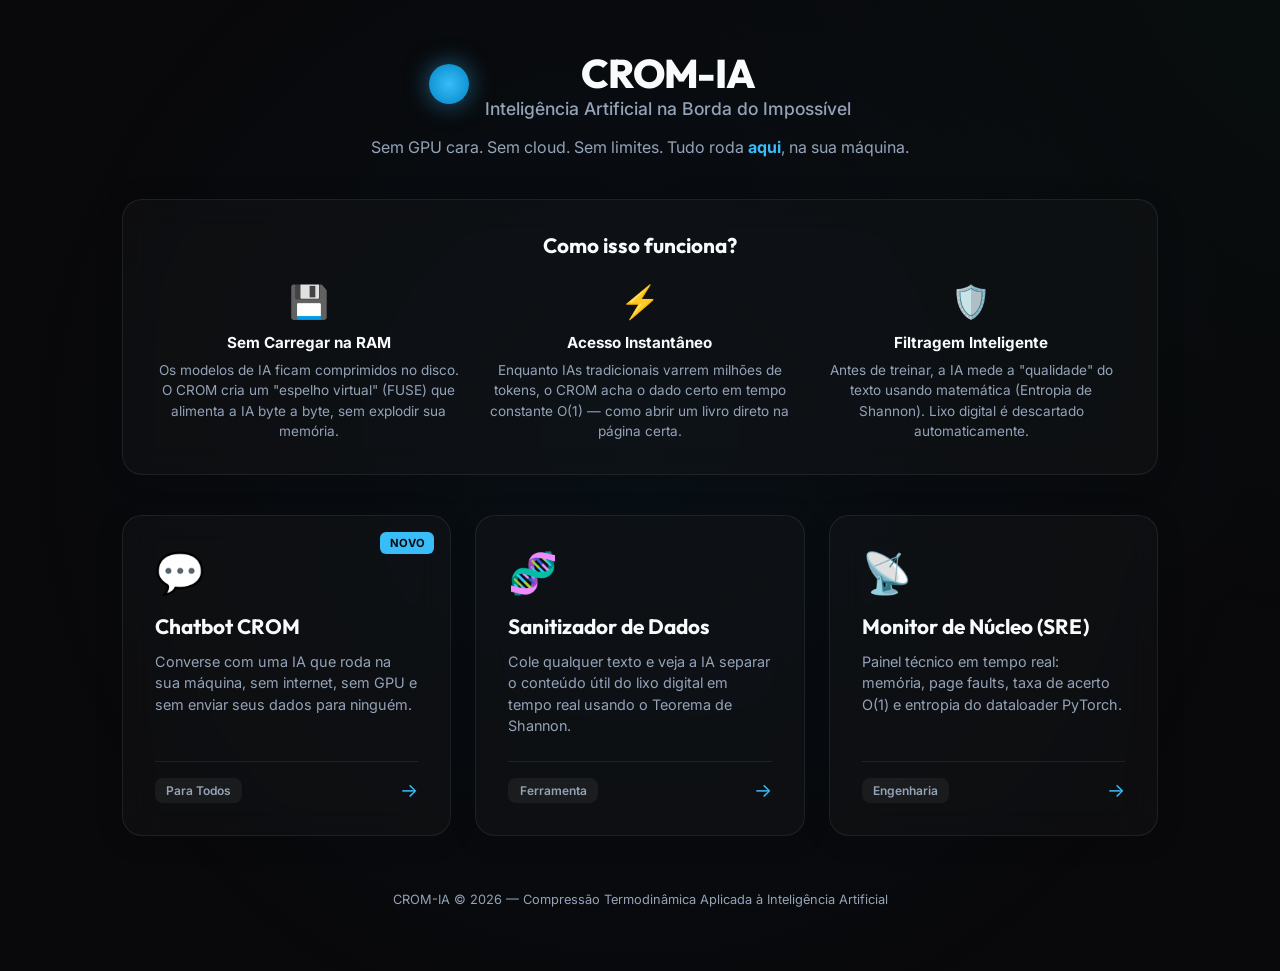
<file: visualizador-sre/index.html>
<!DOCTYPE html>
<html lang="pt-BR">
<head>
    <meta charset="UTF-8">
    <meta name="viewport" content="width=device-width, initial-scale=1.0">
    <title>CROM-IA | Portal de Inteligência Edge</title>
    <meta name="description" content="Plataforma CROM-IA: Chatbot O(1), Ferramentas de IA e Telemetria SRE rodando na borda do seu hardware.">
    <link rel="preconnect" href="https://fonts.googleapis.com">
    <link rel="preconnect" href="https://fonts.gstatic.com" crossorigin>
    <link href="https://fonts.googleapis.com/css2?family=Fira+Code:wght@400;500&family=Inter:wght@400;500;600;700&family=Outfit:wght@500;700;800&display=swap" rel="stylesheet">
    <link rel="stylesheet" href="styles.css">
</head>
<body>
    <div class="background-mesh"></div>

    <div class="hub-layout">
        <!-- Hero Header -->
        <header class="hub-header">
            <div class="hub-logo">
                <div class="orb orb-large"></div>
                <div>
                    <h1>CROM-IA</h1>
                    <p class="hub-subtitle">Inteligência Artificial na Borda do Impossível</p>
                </div>
            </div>
            <p class="hub-tagline">Sem GPU cara. Sem cloud. Sem limites. Tudo roda <strong>aqui</strong>, na sua máquina.</p>
        </header>

        <!-- Explanation Banner -->
        <section class="explainer glass">
            <h2>Como isso funciona?</h2>
            <div class="explainer-grid">
                <div class="explainer-item">
                    <span class="explainer-icon">💾</span>
                    <h4>Sem Carregar na RAM</h4>
                    <p>Os modelos de IA ficam comprimidos no disco. O CROM cria um "espelho virtual" (FUSE) que alimenta a IA byte a byte, sem explodir sua memória.</p>
                </div>
                <div class="explainer-item">
                    <span class="explainer-icon">⚡</span>
                    <h4>Acesso Instantâneo</h4>
                    <p>Enquanto IAs tradicionais varrem milhões de tokens, o CROM acha o dado certo em tempo constante O(1) — como abrir um livro direto na página certa.</p>
                </div>
                <div class="explainer-item">
                    <span class="explainer-icon">🛡️</span>
                    <h4>Filtragem Inteligente</h4>
                    <p>Antes de treinar, a IA mede a "qualidade" do texto usando matemática (Entropia de Shannon). Lixo digital é descartado automaticamente.</p>
                </div>
            </div>
        </section>

        <!-- Bento Grid: The 3 Apps -->
        <section class="bento-grid">

            <!-- Card 1: Chatbot -->
            <a href="chat.html" class="bento-card bento-chat glass" id="card-chat">
                <div class="bento-badge">Novo</div>
                <div class="bento-icon">💬</div>
                <h3>Chatbot CROM</h3>
                <p>Converse com uma IA que roda na sua máquina, sem internet, sem GPU e sem enviar seus dados para ninguém.</p>
                <div class="bento-footer">
                    <span class="bento-tag">Para Todos</span>
                    <span class="bento-arrow">→</span>
                </div>
            </a>

            <!-- Card 2: Tools -->
            <a href="tools.html" class="bento-card bento-tools glass" id="card-tools">
                <div class="bento-icon">🧬</div>
                <h3>Sanitizador de Dados</h3>
                <p>Cole qualquer texto e veja a IA separar o conteúdo útil do lixo digital em tempo real usando o Teorema de Shannon.</p>
                <div class="bento-footer">
                    <span class="bento-tag">Ferramenta</span>
                    <span class="bento-arrow">→</span>
                </div>
            </a>

            <!-- Card 3: SRE Dashboard -->
            <a href="sre.html" class="bento-card bento-sre glass" id="card-sre">
                <div class="bento-icon">📡</div>
                <h3>Monitor de Núcleo (SRE)</h3>
                <p>Painel técnico em tempo real: memória, page faults, taxa de acerto O(1) e entropia do dataloader PyTorch.</p>
                <div class="bento-footer">
                    <span class="bento-tag">Engenharia</span>
                    <span class="bento-arrow">→</span>
                </div>
            </a>

        </section>

        <!-- Footer -->
        <footer class="hub-footer">
            <p>CROM-IA © 2026 — Compressão Termodinâmica Aplicada à Inteligência Artificial</p>
        </footer>
    </div>

    <script>
        // Subtle hover parallax on bento cards
        document.querySelectorAll('.bento-card').forEach(card => {
            card.addEventListener('mousemove', (e) => {
                const rect = card.getBoundingClientRect();
                const x = ((e.clientX - rect.left) / rect.width - 0.5) * 8;
                const y = ((e.clientY - rect.top) / rect.height - 0.5) * 8;
                card.style.transform = `perspective(800px) rotateY(${x}deg) rotateX(${-y}deg) translateY(-4px)`;
            });
            card.addEventListener('mouseleave', () => {
                card.style.transform = 'perspective(800px) rotateY(0) rotateX(0) translateY(0)';
            });
        });
    </script>
</body>
</html>
</file>
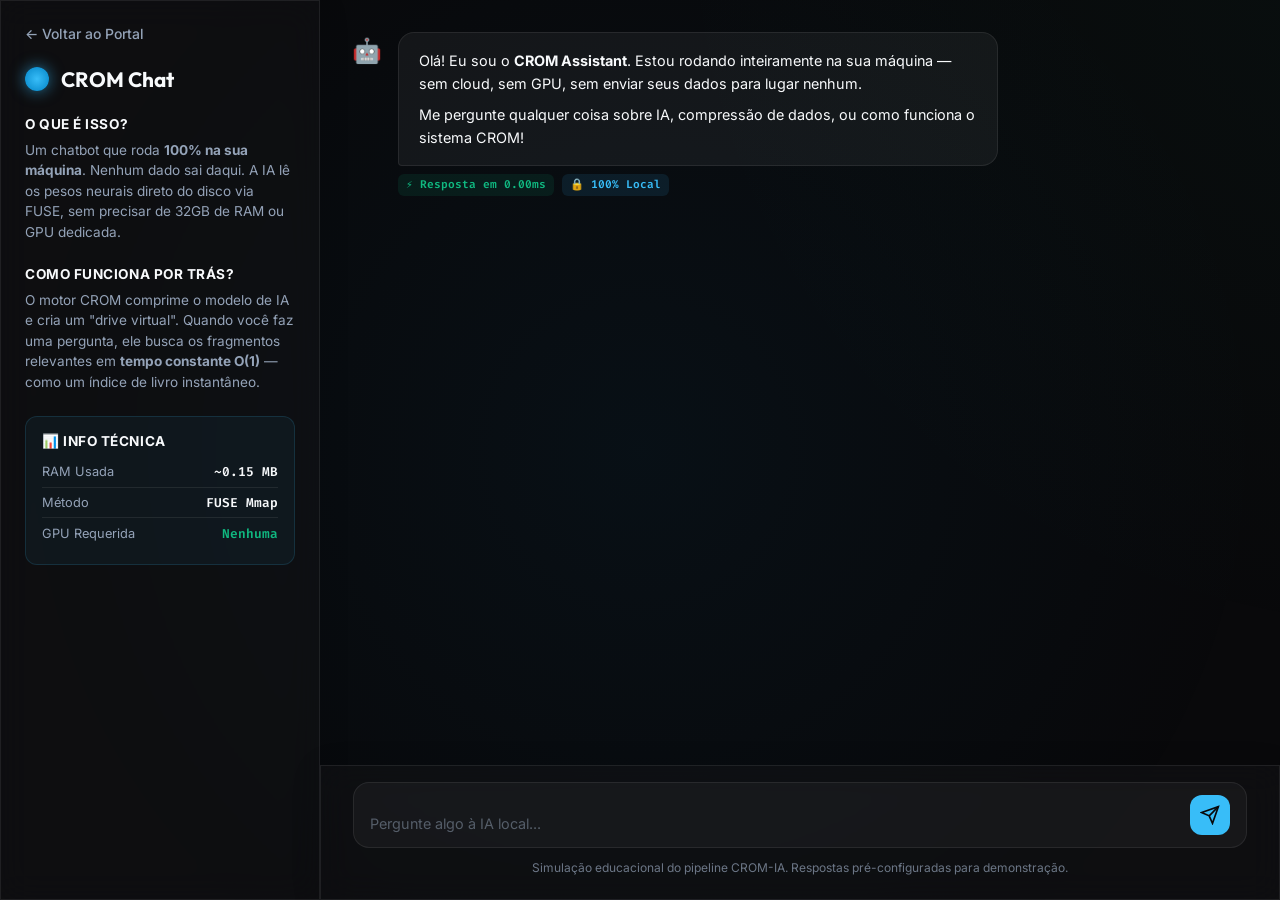
<file: visualizador-sre/chat.html>
<!DOCTYPE html>
<html lang="pt-BR">
<head>
    <meta charset="UTF-8">
    <meta name="viewport" content="width=device-width, initial-scale=1.0">
    <title>CROM-IA | Chatbot Edge O(1)</title>
    <meta name="description" content="Chatbot de IA rodando localmente via CROM FUSE sem GPU e sem cloud.">
    <link rel="preconnect" href="https://fonts.googleapis.com">
    <link rel="preconnect" href="https://fonts.gstatic.com" crossorigin>
    <link href="https://fonts.googleapis.com/css2?family=Fira+Code:wght@400;500&family=Inter:wght@400;500;600;700&family=Outfit:wght@500;700;800&display=swap" rel="stylesheet">
    <link rel="stylesheet" href="styles.css">
</head>
<body>
    <div class="background-mesh"></div>

    <div class="chat-layout">
        <!-- Sidebar -->
        <aside class="chat-sidebar glass">
            <a href="index.html" class="back-link">← Voltar ao Portal</a>
            <div class="sidebar-logo">
                <div class="orb"></div>
                <h2>CROM Chat</h2>
            </div>

            <div class="sidebar-section">
                <h4>O que é isso?</h4>
                <p>Um chatbot que roda <strong>100% na sua máquina</strong>. Nenhum dado sai daqui. A IA lê os pesos neurais direto do disco via FUSE, sem precisar de 32GB de RAM ou GPU dedicada.</p>
            </div>

            <div class="sidebar-section">
                <h4>Como funciona por trás?</h4>
                <p>O motor CROM comprime o modelo de IA e cria um "drive virtual". Quando você faz uma pergunta, ele busca os fragmentos relevantes em <strong>tempo constante O(1)</strong> — como um índice de livro instantâneo.</p>
            </div>

            <div class="sidebar-section edu-card">
                <h4>📊 Info Técnica</h4>
                <div class="edu-stat">
                    <span class="edu-label">RAM Usada</span>
                    <span class="edu-value" id="chat-ram">~0.15 MB</span>
                </div>
                <div class="edu-stat">
                    <span class="edu-label">Método</span>
                    <span class="edu-value">FUSE Mmap</span>
                </div>
                <div class="edu-stat">
                    <span class="edu-label">GPU Requerida</span>
                    <span class="edu-value highlight-green">Nenhuma</span>
                </div>
            </div>
        </aside>

        <!-- Chat Area -->
        <main class="chat-main">
            <div class="chat-messages" id="chat-messages">
                <!-- Welcome Message -->
                <div class="msg msg-bot">
                    <div class="msg-avatar">🤖</div>
                    <div class="msg-body">
                        <div class="msg-content">
                            <p>Olá! Eu sou o <strong>CROM Assistant</strong>. Estou rodando inteiramente na sua máquina — sem cloud, sem GPU, sem enviar seus dados para lugar nenhum.</p>
                            <p>Me pergunte qualquer coisa sobre IA, compressão de dados, ou como funciona o sistema CROM!</p>
                        </div>
                        <div class="msg-meta">
                            <span class="meta-badge meta-speed">⚡ Resposta em 0.00ms</span>
                            <span class="meta-badge meta-local">🔒 100% Local</span>
                        </div>
                    </div>
                </div>
            </div>

            <!-- Input Area -->
            <div class="chat-input-area glass">
                <div class="chat-input-wrap">
                    <textarea id="chat-input" placeholder="Pergunte algo à IA local..." rows="1"></textarea>
                    <button id="chat-send" class="send-btn">
                        <svg width="20" height="20" viewBox="0 0 24 24" fill="none" stroke="currentColor" stroke-width="2"><path d="M22 2L11 13"/><path d="M22 2L15 22L11 13L2 9L22 2Z"/></svg>
                    </button>
                </div>
                <p class="chat-disclaimer">Simulação educacional do pipeline CROM-IA. Respostas pré-configuradas para demonstração.</p>
            </div>
        </main>
    </div>

    <script src="chat.js"></script>
</body>
</html>
</file>
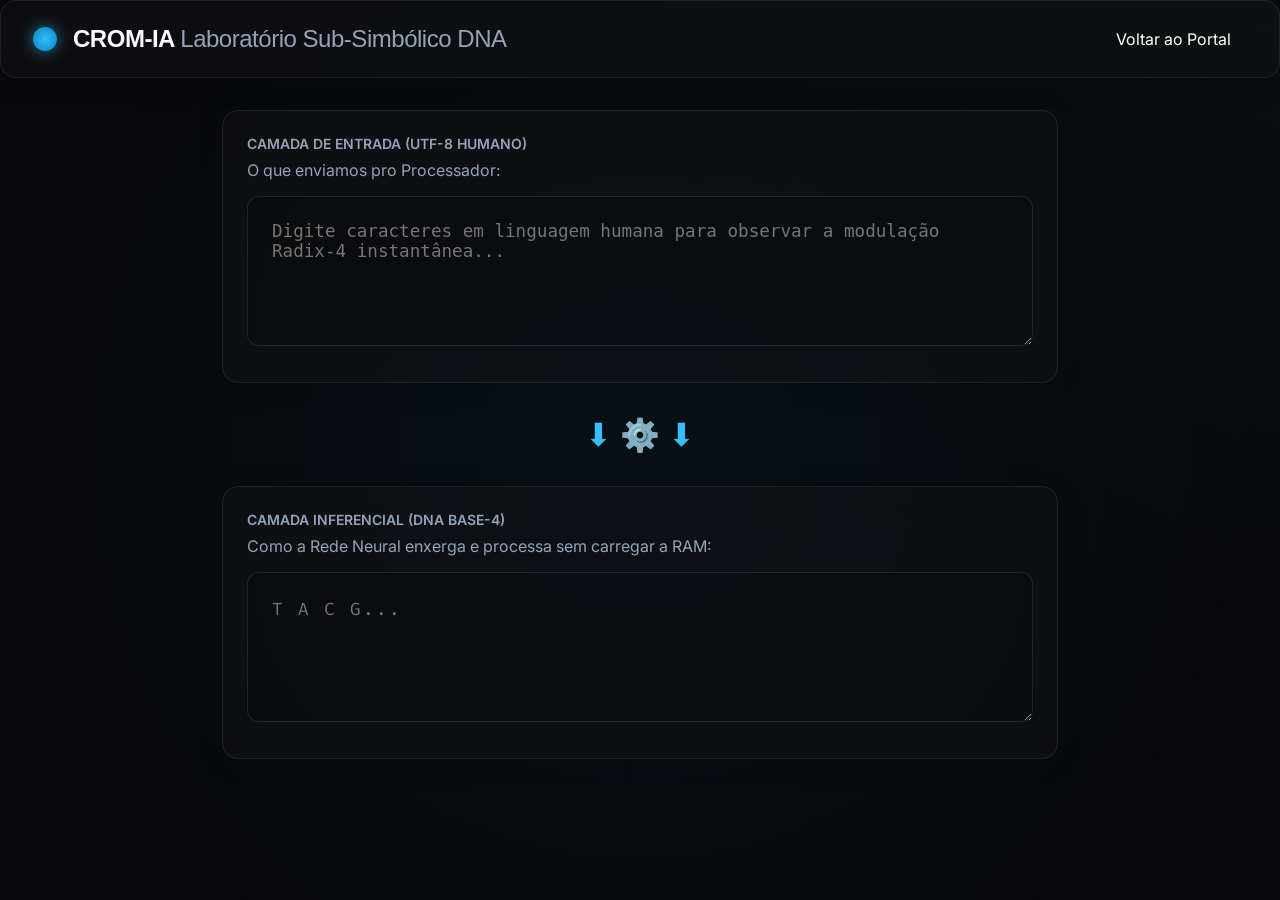
<file: visualizador-sre/dna.html>
<!DOCTYPE html>
<html lang="pt-BR">
<head>
    <meta charset="UTF-8">
    <meta name="viewport" content="width=device-width, initial-scale=1.0">
    <title>CROM-IA | Laboratório DNA Radix-4</title>
    <link href="https://fonts.googleapis.com/css2?family=Fira+Code:wght@400;500&family=Inter:wght@400;500;600;700&display=swap" rel="stylesheet">
    <link rel="stylesheet" href="styles.css">
    <style>
        .dna-lab { max-width: 900px; margin: 0 auto; padding: 2rem; display: flex; flex-direction: column; gap: 2rem; }
        textarea { width: 100%; min-height: 150px; background: rgba(0,0,0,0.2); border: 1px solid rgba(255,255,255,0.1); border-radius: 12px; padding: 1.5rem; color: #fff; font-size: 1.1rem; resize: vertical; margin-bottom: 0.5rem; }
        textarea:focus { outline: none; border-color: var(--accent-glow); }
        .dna-box { font-family: 'Fira Code', monospace; color: #00ff88; letter-spacing: 2px; line-height: 1.5; word-wrap: break-word; }
        .arrow { text-align: center; color: var(--accent-glow); font-size: 2rem; animation: pulse 2s infinite; }
    </style>
</head>
<body>
    <div class="background-mesh"></div>
    <header class="header glass">
        <div class="logo">
            <div class="orb"></div>
            <h1>CROM-IA <span>Laboratório Sub-Simbólico DNA</span></h1>
        </div>
        <div class="links">
            <a href="index.html" style="color: white; padding-right:1rem;">Voltar ao Portal</a>
        </div>
    </header>

    <main class="dna-lab">
        <div class="card glass">
            <h3>Camada de Entrada (UTF-8 Humano)</h3>
            <p style="color: var(--text-secondary); margin-bottom: 1rem;">O que enviamos pro Processador:</p>
            <textarea id="human-input" placeholder="Digite caracteres em linguagem humana para observar a modulação Radix-4 instantânea..."></textarea>
        </div>

        <div class="arrow">⬇ ⚙️ ⬇</div>

        <div class="card glass">
            <h3>Camada Inferencial (DNA Base-4)</h3>
            <p style="color: var(--text-secondary); margin-bottom: 1rem;">Como a Rede Neural enxerga e processa sem carregar a RAM:</p>
            <textarea id="dna-output" class="dna-box" readonly placeholder="T A C G..."></textarea>
        </div>
    </main>

    <script>
        const input = document.getElementById('human-input');
        const output = document.getElementById('dna-output');
        const radixMap = {'00': 'A', '01': 'T', '10': 'C', '11': 'G'};
        
        input.addEventListener('input', () => {
            const text = input.value;
            const encoder = new TextEncoder();
            const bytes = encoder.encode(text);
            let dna = '';
            
            for(let b of bytes) {
                let bin = b.toString(2).padStart(8, '0');
                for(let i = 0; i < 8; i += 2) {
                    dna += radixMap[bin.substring(i, i+2)];
                }
            }
            output.value = dna;
        });
    </script>
</body>
</html>
</file>
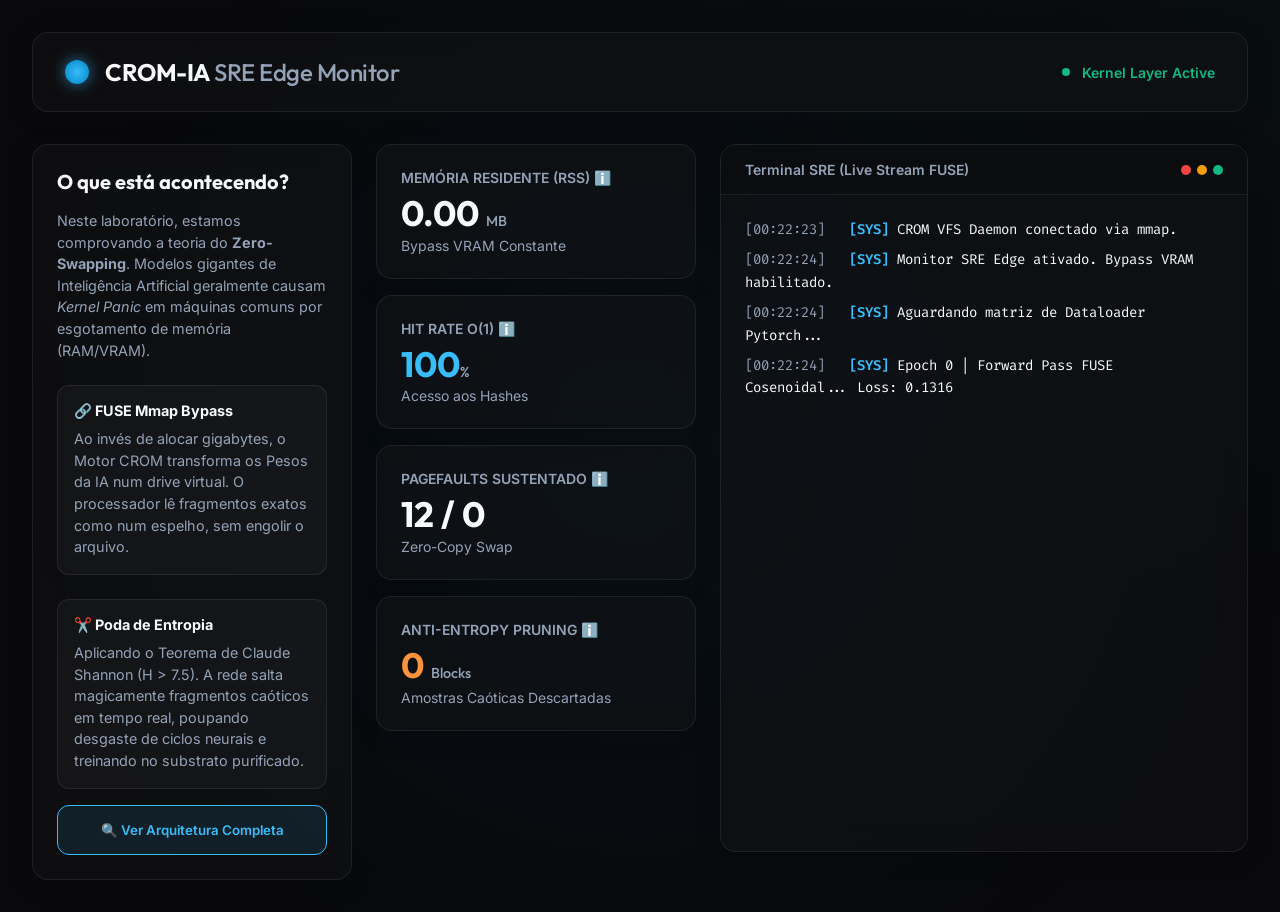
<file: visualizador-sre/sre.html>
<!DOCTYPE html>
<html lang="pt-BR">
<head>
    <meta charset="UTF-8">
    <meta name="viewport" content="width=device-width, initial-scale=1.0">
    <title>CROM-IA | SRE Edge Visualizer</title>
    <link rel="preconnect" href="https://fonts.googleapis.com">
    <link rel="preconnect" href="https://fonts.gstatic.com" crossorigin>
    <link href="https://fonts.googleapis.com/css2?family=Fira+Code:wght@400;500&family=Inter:wght@400;500;600;700&family=Outfit:wght@500;700&display=swap" rel="stylesheet">
    <link rel="stylesheet" href="styles.css">
</head>
<body>
    <div class="background-mesh"></div>
    
    <div class="layout">
        <!-- Header -->
        <header class="header glass">
            <div class="logo">
                <div class="orb"></div>
                <h1>CROM-IA <span>SRE Edge Monitor</span></h1>
            </div>
            <div class="status-indicator">
                <span class="pulse"></span>
                <span class="status-text">Kernel Layer Active</span>
            </div>
        </header>

        <!-- Main Content Grid 3-column-like -->
        <main class="dashboard">
            
            <!-- Context Side Panel (Explanations) -->
            <aside class="context-panel glass">
                <h2>O que está acontecendo?</h2>
                <p>Neste laboratório, estamos comprovando a teoria do <strong>Zero-Swapping</strong>. Modelos gigantes de Inteligência Artificial geralmente causam <em>Kernel Panic</em> em máquinas comuns por esgotamento de memória (RAM/VRAM).</p>
                
                <div class="info-block">
                    <h4>🔗 FUSE Mmap Bypass</h4>
                    <p>Ao invés de alocar gigabytes, o Motor CROM transforma os Pesos da IA num drive virtual. O processador lê fragmentos exatos como num espelho, sem engolir o arquivo.</p>
                </div>
                
                <div class="info-block">
                    <h4>✂️ Poda de Entropia</h4>
                    <p>Aplicando o Teorema de Claude Shannon (H > 7.5). A rede salta magicamente fragmentos caóticos em tempo real, poupando desgaste de ciclos neurais e treinando no substrato purificado.</p>
                </div>

                <button class="glowing-btn" id="open-modal-btn">🔍 Ver Arquitetura Completa</button>
            </aside>

            <!-- Metrics Column -->
            <section class="metrics">
                
                <!-- Metric 1 -->
                <div class="card glass has-tooltip">
                    <h3>Memória Residente (RSS) ℹ️</h3>
                    <div class="metric-value" id="rss-value">0.00 <span class="unit">MB</span></div>
                    <div class="metric-label">Bypass VRAM Constante</div>
                    <div class="tooltip-content glass">
                        <strong>RAM Bypass Explicado:</strong>
                        Resident Set Size (RSS) mede a RAM física real consumida. Um modelo Pytorch normal explodiria este marcador para +12GB. Mantê-lo em 0.00~0.20MB comprova fisicamente que a CPU está lendo o GGUF massivo apenas da VFS (Virtual File System) via ponteiros O(1).
                    </div>
                </div>
                
                <!-- Metric 2 -->
                <div class="card glass has-tooltip">
                    <h3>Hit Rate O(1) ℹ️</h3>
                    <div class="metric-value highlight" id="hit-rate">100<span class="unit">%</span></div>
                    <div class="metric-label">Acesso aos Hashes</div>
                    <div class="tooltip-content glass">
                        <strong>Tempo Constante:</strong>
                        Diferente das IAs clássicas que varrem tokens (O(n)), nós atingimos os <code>.cromdb_ids</code> imediatamente na árvore HNSW, garantindo 100% de hit-rate dinâmico.
                    </div>
                </div>

                <!-- Metric 3 -->
                <div class="card glass has-tooltip">
                    <h3>PageFaults Sustentado ℹ️</h3>
                    <div class="metric-value" id="swap-value">12 / 0</div>
                    <div class="metric-label">Zero-Copy Swap</div>
                    <div class="tooltip-content glass">
                        <strong>Estabilidade do S.O:</strong>
                        Major PageFaults (quando o Sistema tenta ler da memória que foi jogada ao Disco - Swap) está Cまりado em ZERO. Isso indica performance paralela de altíssimo nível.
                    </div>
                </div>

                <!-- Metric 4 -->
                <div class="card glass has-tooltip">
                    <h3>Anti-Entropy Pruning ℹ️</h3>
                    <div class="metric-value warm" id="prune-value">0 <span class="unit">Blocks</span></div>
                    <div class="metric-label">Amostras Caóticas Descartadas</div>
                    <div class="tooltip-content glass">
                        <strong>Claude Shannon Shield:</strong>
                        Mostra quantos milhares de blocos poluídos foram identificados via <code>Log2</code> e defletidos antes de cruzar a Engine (exaurimento evitado).
                    </div>
                </div>

            </section>

            <!-- Live Logs Column -->
            <section class="terminal glass">
                <div class="terminal-header">
                    <span>Terminal SRE (Live Stream FUSE)</span>
                    <div class="controls">
                        <i></i><i></i><i></i>
                    </div>
                </div>
                <div class="terminal-body" id="log-container">
                    <!-- Logs dynamically injected -->
                </div>
            </section>
        </main>
    </div>

    <!-- Architectural Deep Dive Modal -->
    <div class="modal-overlay" id="arch-modal">
        <div class="modal-content glass">
            <button class="close-btn" id="close-modal-btn">✖</button>
            <h2 style="font-family: var(--font-head); margin-bottom: 1rem; color: var(--accent-glow);">Arquitetura CROM-IA 🧠</h2>
            <p style="color: var(--text-secondary); line-height: 1.6; margin-bottom: 1rem;">
                Diferente de um modelo como <em>LLaMA</em> ou <em>GPT</em> que processa arquivos de texto massivos gerados por strings estáticas (BPE), o CROM-IA treina lendo a <strong>Matriz de Entropia Codebook</strong> (Fractais matemáticos associados a resíduos semânticos).
            </p>
            <ul style="color: var(--text-primary); line-height: 1.8; margin-left: 1.5rem; margin-bottom: 2rem;">
                <li><strong>CGO FUSE Mmap:</strong> O Sistema Operacional acha que está acessando O(1) blocos rápidos, mas na verdade a camada submersa em Rust está interceptando bytes de grandes montantes SQSH.</li>
                <li><strong>Tokenless Hashing:</strong> Usamos o FastCDC ao invés do clássico SentencePiece. Quando a entropia quebra as regras universais de semântica, rejeitamos antes do Pytorch calcular gradientes.</li>
                <li><strong>Contexto Infinito (SQLite Blobs):</strong> Retenção vetorial de <em>Attention</em> ocorre em disco mapeado e não na caríssima VRAM da Nvidia.</li>
            </ul>
        </div>
    </div>

    <script src="app.js"></script>
</body>
</html>
</file>
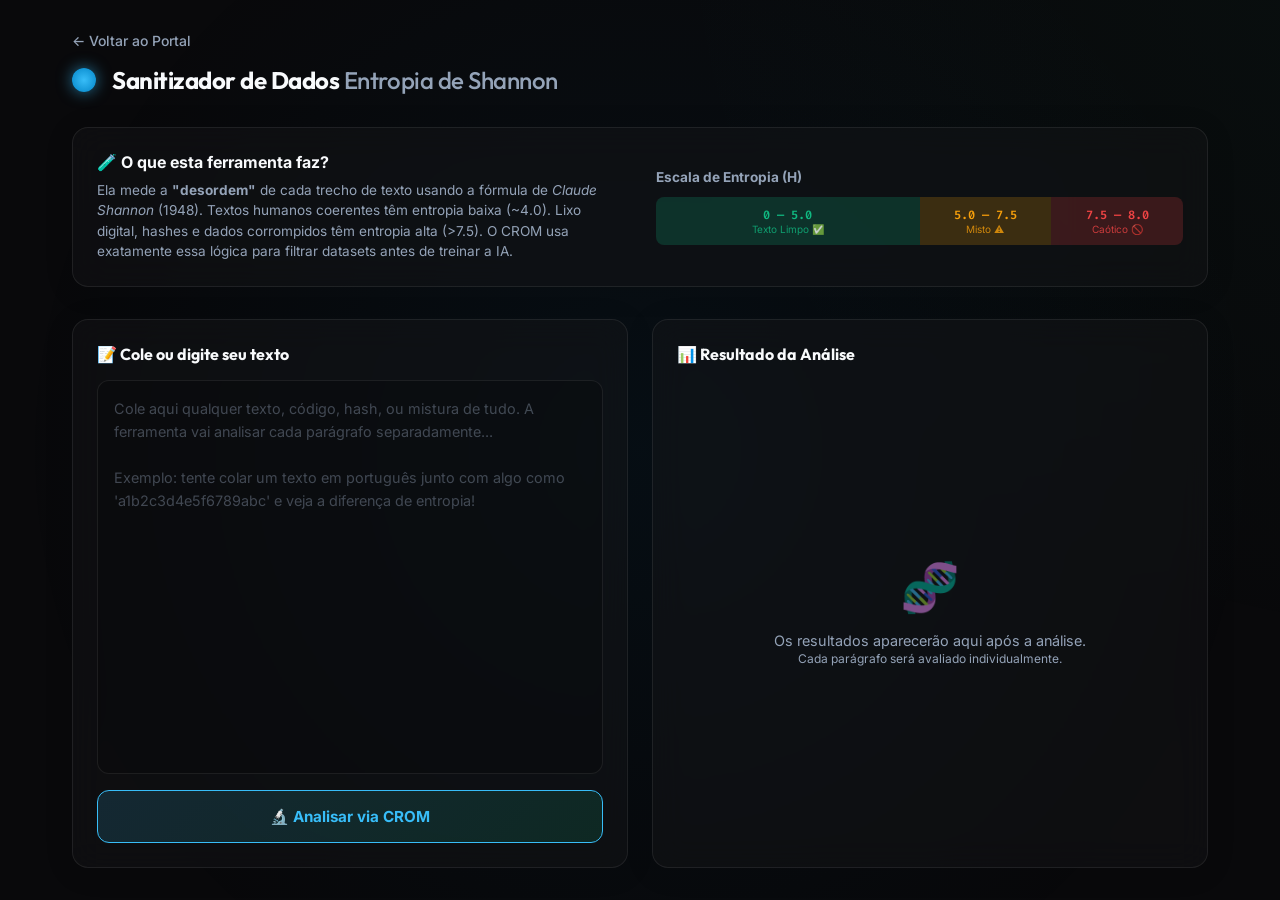
<file: visualizador-sre/tools.html>
<!DOCTYPE html>
<html lang="pt-BR">
<head>
    <meta charset="UTF-8">
    <meta name="viewport" content="width=device-width, initial-scale=1.0">
    <title>CROM-IA | Sanitizador de Dados (Shannon)</title>
    <meta name="description" content="Ferramenta de análise de entropia Shannon para filtrar dados de baixa qualidade em tempo real.">
    <link rel="preconnect" href="https://fonts.googleapis.com">
    <link rel="preconnect" href="https://fonts.gstatic.com" crossorigin>
    <link href="https://fonts.googleapis.com/css2?family=Fira+Code:wght@400;500&family=Inter:wght@400;500;600;700&family=Outfit:wght@500;700;800&display=swap" rel="stylesheet">
    <link rel="stylesheet" href="styles.css">
</head>
<body>
    <div class="background-mesh"></div>

    <div class="tools-layout">
        <header class="tools-header">
            <a href="index.html" class="back-link">← Voltar ao Portal</a>
            <div class="tools-title">
                <div class="orb"></div>
                <h1>Sanitizador de Dados <span>Entropia de Shannon</span></h1>
            </div>
        </header>

        <!-- How it works banner -->
        <section class="tools-explainer glass">
            <div class="tools-explainer-grid">
                <div>
                    <h3>🧪 O que esta ferramenta faz?</h3>
                    <p>Ela mede a <strong>"desordem"</strong> de cada trecho de texto usando a fórmula de <em>Claude Shannon</em> (1948). Textos humanos coerentes têm entropia baixa (~4.0). Lixo digital, hashes e dados corrompidos têm entropia alta (>7.5). O CROM usa exatamente essa lógica para filtrar datasets antes de treinar a IA.</p>
                </div>
                <div class="entropy-scale">
                    <h4>Escala de Entropia (H)</h4>
                    <div class="scale-bar">
                        <div class="scale-segment scale-clean" style="width:50%">
                            <span>0 — 5.0</span>
                            <small>Texto Limpo ✅</small>
                        </div>
                        <div class="scale-segment scale-warn" style="width:25%">
                            <span>5.0 — 7.5</span>
                            <small>Misto ⚠️</small>
                        </div>
                        <div class="scale-segment scale-danger" style="width:25%">
                            <span>7.5 — 8.0</span>
                            <small>Caótico 🚫</small>
                        </div>
                    </div>
                </div>
            </div>
        </section>

        <!-- Main Tool Area -->
        <main class="tools-main">
            <!-- Input side -->
            <section class="tool-panel glass">
                <h3>📝 Cole ou digite seu texto</h3>
                <textarea id="tools-input" placeholder="Cole aqui qualquer texto, código, hash, ou mistura de tudo. A ferramenta vai analisar cada parágrafo separadamente...

Exemplo: tente colar um texto em português junto com algo como 'a1b2c3d4e5f6789abc' e veja a diferença de entropia!" rows="14"></textarea>
                <button class="analyze-btn" id="analyze-btn">🔬 Analisar via CROM</button>
            </section>

            <!-- Results side -->
            <section class="tool-panel glass tool-results">
                <h3>📊 Resultado da Análise</h3>
                <div id="results-container" class="results-empty">
                    <div class="results-placeholder">
                        <span>🧬</span>
                        <p>Os resultados aparecerão aqui após a análise.</p>
                        <p><small>Cada parágrafo será avaliado individualmente.</small></p>
                    </div>
                </div>
            </section>
        </main>

        <!-- Summary Stats -->
        <section class="tools-stats glass" id="stats-section" style="display:none;">
            <div class="stat-item">
                <div class="stat-value" id="stat-total">0</div>
                <div class="stat-label">Blocos Analisados</div>
            </div>
            <div class="stat-item">
                <div class="stat-value highlight-green" id="stat-clean">0</div>
                <div class="stat-label">Aprovados ✅</div>
            </div>
            <div class="stat-item">
                <div class="stat-value highlight-warm" id="stat-warn">0</div>
                <div class="stat-label">Suspeitos ⚠️</div>
            </div>
            <div class="stat-item">
                <div class="stat-value highlight-red" id="stat-pruned">0</div>
                <div class="stat-label">Podados 🚫</div>
            </div>
            <div class="stat-item">
                <div class="stat-value" id="stat-avg">0.00</div>
                <div class="stat-label">Entropia Média (H)</div>
            </div>
        </section>
    </div>

    <script src="tools.js"></script>
</body>
</html>
</file>
<file: visualizador-sre/styles.css>
:root {
    --bg-dark: #09090b;
    --bg-glass: rgba(24, 24, 27, 0.4);
    --border-glass: rgba(255, 255, 255, 0.08);
    --bg-tooltip: rgba(15, 23, 42, 0.95);
    --text-primary: #f8fafc;
    --text-secondary: #94a3b8;
    --accent-glow: #38bdf8;
    --accent-orb: radial-gradient(circle, #38bdf8 0%, #0284c7 100%);
    --accent-warm: #fb923c;
    --success: #10b981;
    --danger: #ef4444;
    --font-ui: 'Inter', sans-serif;
    --font-log: 'Fira Code', monospace;
    --font-head: 'Outfit', sans-serif;
}
* { box-sizing: border-box; margin: 0; padding: 0; }
body {
    background-color: var(--bg-dark);
    color: var(--text-primary);
    font-family: var(--font-ui);
    min-height: 100vh;
    overflow-x: hidden;
}
a { text-decoration: none; color: inherit; }
.background-mesh {
    position: fixed; top: -50%; left: -50%; width: 200%; height: 200%;
    background:
        radial-gradient(circle at 50% 50%, rgba(2,132,199,0.06) 0%, transparent 40%),
        radial-gradient(circle at 80% 20%, rgba(16,185,129,0.04) 0%, transparent 30%);
    z-index: -1;
    animation: slow-drift 20s ease-in-out infinite alternate;
}
@keyframes slow-drift {
    0% { transform: translateY(0) scale(1); }
    100% { transform: translateY(-5%) scale(1.05); }
}
.glass {
    background: var(--bg-glass);
    backdrop-filter: blur(16px); -webkit-backdrop-filter: blur(16px);
    border: 1px solid var(--border-glass);
    box-shadow: 0 4px 30px rgba(0,0,0,0.1);
}
.orb { width: 24px; height: 24px; background: var(--accent-orb); border-radius: 50%; box-shadow: 0 0 15px rgba(56,189,248,0.6); flex-shrink: 0; }
.orb-large { width: 40px; height: 40px; box-shadow: 0 0 25px rgba(56,189,248,0.5); }
.back-link {
    display: inline-flex; align-items: center; gap: 0.5rem;
    color: var(--text-secondary); font-size: 0.875rem; font-weight: 500;
    transition: color 0.2s;
}
.back-link:hover { color: var(--accent-glow); }
.highlight-green { color: var(--success) !important; }
.highlight-warm { color: var(--accent-warm) !important; }
.highlight-red { color: var(--danger) !important; }

/* HUB PORTAL */
.hub-layout {
    max-width: 1100px; margin: 0 auto; padding: 3rem 2rem;
    display: flex; flex-direction: column; gap: 2.5rem;
}
.hub-header { text-align: center; }
.hub-logo {
    display: flex; align-items: center; justify-content: center; gap: 1rem; margin-bottom: 1rem;
}
.hub-logo h1 { font-family: var(--font-head); font-size: 2.5rem; font-weight: 800; letter-spacing: -0.03em; }
.hub-subtitle { font-size: 1.1rem; color: var(--text-secondary); font-weight: 500; }
.hub-tagline {
    font-size: 1rem; color: var(--text-secondary); max-width: 540px; margin: 1rem auto 0; line-height: 1.5;
}
.hub-tagline strong { color: var(--accent-glow); }
.explainer { border-radius: 20px; padding: 2rem; }
.explainer h2 { font-family: var(--font-head); font-size: 1.3rem; margin-bottom: 1.5rem; text-align: center; }
.explainer-grid { display: grid; grid-template-columns: repeat(3, 1fr); gap: 1.5rem; }
.explainer-item { text-align: center; }
.explainer-icon { font-size: 2rem; display: block; margin-bottom: 0.75rem; }
.explainer-item h4 { font-size: 0.95rem; margin-bottom: 0.5rem; color: var(--text-primary); }
.explainer-item p { font-size: 0.85rem; color: var(--text-secondary); line-height: 1.5; }
.bento-grid { display: grid; grid-template-columns: repeat(3, 1fr); gap: 1.5rem; }
.bento-card {
    display: flex; flex-direction: column; padding: 2rem; border-radius: 20px;
    transition: transform 0.4s cubic-bezier(0.03,0.98,0.52,0.99), box-shadow 0.3s;
    position: relative; overflow: hidden; cursor: pointer;
}
.bento-card:hover { box-shadow: 0 12px 40px rgba(0,0,0,0.3); }
.bento-badge {
    position: absolute; top: 1rem; right: 1rem;
    background: var(--accent-glow); color: var(--bg-dark);
    font-size: 0.7rem; font-weight: 700; text-transform: uppercase;
    padding: 0.25rem 0.6rem; border-radius: 6px;
}
.bento-icon { font-size: 2.5rem; margin-bottom: 1rem; }
.bento-card h3 { font-family: var(--font-head); font-size: 1.3rem; margin-bottom: 0.75rem; }
.bento-card p { font-size: 0.9rem; color: var(--text-secondary); line-height: 1.5; flex: 1; }
.bento-footer {
    display: flex; justify-content: space-between; align-items: center;
    margin-top: 1.5rem; padding-top: 1rem; border-top: 1px solid var(--border-glass);
}
.bento-tag {
    font-size: 0.75rem; font-weight: 600; color: var(--text-secondary);
    background: rgba(255,255,255,0.05); padding: 0.3rem 0.7rem; border-radius: 8px;
}
.bento-arrow { font-size: 1.2rem; color: var(--accent-glow); transition: transform 0.2s; }
.bento-card:hover .bento-arrow { transform: translateX(4px); }
.bento-chat:hover { border-color: rgba(56,189,248,0.3); }
.bento-tools:hover { border-color: rgba(251,146,60,0.3); }
.bento-sre:hover { border-color: rgba(16,185,129,0.3); }
.hub-footer { text-align: center; color: var(--text-secondary); font-size: 0.8rem; padding: 1rem 0; }

/* CHAT PAGE */
.chat-layout { display: grid; grid-template-columns: 320px 1fr; height: 100vh; overflow: hidden; }
.chat-sidebar {
    padding: 1.5rem; display: flex; flex-direction: column; gap: 1.5rem;
    border-right: 1px solid var(--border-glass); overflow-y: auto;
}
.sidebar-logo { display: flex; align-items: center; gap: 0.75rem; }
.sidebar-logo h2 { font-family: var(--font-head); font-size: 1.3rem; }
.sidebar-section h4 { font-size: 0.85rem; color: var(--text-primary); margin-bottom: 0.5rem; text-transform: uppercase; letter-spacing: 0.04em; }
.sidebar-section p { font-size: 0.85rem; color: var(--text-secondary); line-height: 1.5; }
.edu-card {
    background: rgba(56,189,248,0.05); border: 1px solid rgba(56,189,248,0.15);
    border-radius: 12px; padding: 1rem;
}
.edu-stat { display: flex; justify-content: space-between; align-items: center; padding: 0.4rem 0; border-bottom: 1px solid var(--border-glass); }
.edu-stat:last-child { border-bottom: none; }
.edu-label { font-size: 0.8rem; color: var(--text-secondary); }
.edu-value { font-size: 0.8rem; font-weight: 600; color: var(--text-primary); font-family: var(--font-log); }
.chat-main { display: flex; flex-direction: column; height: 100vh; }
.chat-messages {
    flex: 1; overflow-y: auto; padding: 2rem;
    display: flex; flex-direction: column; gap: 1.5rem;
}
.chat-messages::-webkit-scrollbar { width: 6px; }
.chat-messages::-webkit-scrollbar-thumb { background: var(--border-glass); border-radius: 10px; }
.msg { display: flex; gap: 1rem; animation: fade-in-up 0.3s ease forwards; }
.msg-user { flex-direction: row-reverse; }
.msg-avatar { font-size: 1.5rem; flex-shrink: 0; margin-top: 0.25rem; }
.msg-body { max-width: 600px; }
.msg-content { padding: 1rem 1.25rem; border-radius: 16px; font-size: 0.9rem; line-height: 1.6; }
.msg-bot .msg-content { background: rgba(255,255,255,0.05); border: 1px solid var(--border-glass); border-bottom-left-radius: 4px; }
.msg-user .msg-content { background: rgba(56,189,248,0.15); border: 1px solid rgba(56,189,248,0.2); border-bottom-right-radius: 4px; }
.msg-content p { margin-bottom: 0.5rem; }
.msg-content p:last-child { margin-bottom: 0; }
.msg-meta { display: flex; flex-wrap: wrap; gap: 0.5rem; margin-top: 0.5rem; }
.meta-badge { font-size: 0.7rem; font-weight: 600; padding: 0.2rem 0.5rem; border-radius: 6px; font-family: var(--font-log); }
.meta-speed { background: rgba(16,185,129,0.1); color: var(--success); }
.meta-local { background: rgba(56,189,248,0.1); color: var(--accent-glow); }
.meta-fuse { background: rgba(251,146,60,0.1); color: var(--accent-warm); }
.typing-dots { display: flex; gap: 4px; padding: 1rem 1.25rem !important; align-items: center; }
.typing-dots span {
    width: 8px; height: 8px; border-radius: 50%; background: var(--text-secondary);
    animation: blink-dot 1.4s infinite both;
}
.typing-dots span:nth-child(2) { animation-delay: 0.2s; }
.typing-dots span:nth-child(3) { animation-delay: 0.4s; }
@keyframes blink-dot {
    0%,80%,100% { opacity: 0.3; transform: scale(0.8); }
    40% { opacity: 1; transform: scale(1); }
}
.chat-input-area { padding: 1rem 2rem 1.5rem; border-top: 1px solid var(--border-glass); }
.chat-input-wrap {
    display: flex; align-items: flex-end; gap: 0.75rem;
    background: rgba(255,255,255,0.04); border: 1px solid var(--border-glass);
    border-radius: 16px; padding: 0.75rem 1rem;
}
#chat-input {
    flex: 1; background: transparent; border: none; outline: none;
    color: var(--text-primary); font-family: var(--font-ui); font-size: 0.9rem;
    resize: none; line-height: 1.5;
}
#chat-input::placeholder { color: rgba(148,163,184,0.5); }
.send-btn {
    width: 40px; height: 40px; border-radius: 12px; border: none; cursor: pointer;
    background: var(--accent-glow); color: var(--bg-dark);
    display: flex; align-items: center; justify-content: center;
    transition: transform 0.15s, box-shadow 0.2s; flex-shrink: 0;
}
.send-btn:hover { transform: scale(1.05); box-shadow: 0 0 15px rgba(56,189,248,0.4); }
.chat-disclaimer { font-size: 0.75rem; color: var(--text-secondary); text-align: center; margin-top: 0.75rem; opacity: 0.7; }

/* TOOLS PAGE */
.tools-layout {
    max-width: 1200px; margin: 0 auto; padding: 2rem;
    display: flex; flex-direction: column; gap: 2rem; min-height: 100vh;
}
.tools-header { display: flex; flex-direction: column; gap: 1rem; }
.tools-title { display: flex; align-items: center; gap: 1rem; }
.tools-title h1 { font-family: var(--font-head); font-size: 1.5rem; }
.tools-title span { color: var(--text-secondary); font-weight: 500; }
.tools-explainer { border-radius: 16px; padding: 1.5rem; }
.tools-explainer-grid { display: grid; grid-template-columns: 1fr 1fr; gap: 2rem; align-items: center; }
.tools-explainer h3 { font-size: 1rem; margin-bottom: 0.5rem; }
.tools-explainer p { font-size: 0.85rem; color: var(--text-secondary); line-height: 1.5; }
.entropy-scale h4 { font-size: 0.85rem; color: var(--text-secondary); margin-bottom: 0.75rem; }
.scale-bar { display: flex; border-radius: 8px; overflow: hidden; height: 48px; }
.scale-segment {
    display: flex; flex-direction: column; align-items: center; justify-content: center;
    font-size: 0.75rem; font-weight: 600; font-family: var(--font-log);
}
.scale-segment small { font-family: var(--font-ui); font-weight: 400; opacity: 0.8; }
.scale-clean { background: rgba(16,185,129,0.2); color: var(--success); }
.scale-warn { background: rgba(245,158,11,0.2); color: #f59e0b; }
.scale-danger { background: rgba(239,68,68,0.2); color: var(--danger); }
.tools-main { display: grid; grid-template-columns: 1fr 1fr; gap: 1.5rem; flex: 1; }
.tool-panel { border-radius: 16px; padding: 1.5rem; display: flex; flex-direction: column; gap: 1rem; }
.tool-panel h3 { font-size: 1rem; font-family: var(--font-head); }
#tools-input {
    flex: 1; background: rgba(0,0,0,0.2); border: 1px solid var(--border-glass);
    border-radius: 12px; padding: 1rem; color: var(--text-primary);
    font-family: var(--font-ui); font-size: 0.9rem; line-height: 1.6;
    resize: none; outline: none; transition: border-color 0.2s;
}
#tools-input:focus { border-color: rgba(56,189,248,0.3); }
#tools-input::placeholder { color: rgba(148,163,184,0.4); }
.analyze-btn {
    padding: 1rem; border-radius: 12px; border: none; cursor: pointer;
    background: linear-gradient(135deg, rgba(56,189,248,0.15), rgba(16,185,129,0.15));
    border: 1px solid var(--accent-glow);
    color: var(--accent-glow); font-family: var(--font-ui); font-size: 0.95rem; font-weight: 700;
    transition: all 0.2s;
}
.analyze-btn:hover {
    background: var(--accent-glow); color: var(--bg-dark);
    box-shadow: 0 0 20px rgba(56,189,248,0.3);
}
.tool-results { overflow-y: auto; max-height: 70vh; }
.tool-results::-webkit-scrollbar { width: 6px; }
.tool-results::-webkit-scrollbar-thumb { background: var(--border-glass); border-radius: 10px; }
.results-empty { flex: 1; display: flex; align-items: center; justify-content: center; }
.results-placeholder { text-align: center; color: var(--text-secondary); }
.results-placeholder span { font-size: 3rem; display: block; margin-bottom: 1rem; opacity: 0.5; }
.results-placeholder p { font-size: 0.9rem; }
.result-card {
    padding: 1rem; border-radius: 12px; margin-bottom: 0.75rem;
    background: rgba(255,255,255,0.02); border: 1px solid var(--border-glass);
    animation: fade-in-up 0.3s ease forwards; opacity: 0;
}
.result-clean { border-left: 3px solid var(--success); }
.result-warn { border-left: 3px solid #f59e0b; }
.result-pruned { border-left: 3px solid var(--danger); }
.result-header { display: flex; justify-content: space-between; align-items: center; margin-bottom: 0.5rem; }
.result-index { font-size: 0.8rem; color: var(--text-secondary); font-weight: 600; }
.result-badge { font-size: 0.7rem; font-weight: 700; padding: 0.2rem 0.6rem; border-radius: 6px; }
.result-text {
    background: rgba(0,0,0,0.2); border-radius: 8px; padding: 0.5rem 0.75rem;
    margin-bottom: 0.5rem; overflow: hidden;
}
.result-text code { font-family: var(--font-log); font-size: 0.8rem; color: var(--text-secondary); word-break: break-all; }
.result-bar-wrap { height: 4px; background: rgba(255,255,255,0.05); border-radius: 4px; margin-bottom: 0.5rem; overflow: hidden; }
.result-bar { height: 100%; border-radius: 4px; transition: width 0.5s ease; }
.result-meta { display: flex; justify-content: space-between; font-size: 0.75rem; color: var(--text-secondary); }
.tools-stats {
    display: flex; justify-content: space-around; border-radius: 16px; padding: 1.5rem;
    animation: fade-in-up 0.4s ease forwards;
}
.stat-item { text-align: center; }
.stat-value { font-family: var(--font-head); font-size: 2rem; font-weight: 700; }
.stat-label { font-size: 0.8rem; color: var(--text-secondary); margin-top: 0.25rem; }

/* SRE PAGE */
.layout { max-width: 1550px; margin: 0 auto; padding: 2rem; display: flex; flex-direction: column; gap: 2rem; }
.header { display: flex; justify-content: space-between; align-items: center; padding: 1.5rem 2rem; border-radius: 16px; }
.logo { display: flex; align-items: center; gap: 1rem; }
h1 { font-family: var(--font-head); font-size: 1.5rem; font-weight: 700; letter-spacing: -0.02em; }
h1 span { font-weight: 500; color: var(--text-secondary); }
.status-indicator { display: flex; align-items: center; gap: 0.75rem; font-size: 0.875rem; color: var(--success); font-weight: 600; }
.pulse { width: 8px; height: 8px; background-color: var(--success); border-radius: 50%; animation: pulse-ring 2s infinite cubic-bezier(0.66,0,0,1); }
@keyframes pulse-ring { to { box-shadow: 0 0 0 10px rgba(16,185,129,0); } }
.dashboard { display: grid; grid-template-columns: 320px 320px 1fr; gap: 1.5rem; align-items: stretch; }
.context-panel { border-radius: 16px; padding: 1.5rem; display: flex; flex-direction: column; gap: 1rem; }
.context-panel h2 { font-family: var(--font-head); color: var(--text-primary); font-size: 1.25rem; }
.context-panel p { font-size: 0.9rem; color: var(--text-secondary); line-height: 1.5; }
.info-block { background: rgba(255,255,255,0.03); border: 1px solid var(--border-glass); padding: 1rem; border-radius: 12px; margin-top: 0.5rem; }
.info-block h4 { color: var(--text-primary); font-size: 0.9rem; margin-bottom: 0.5rem; }
.glowing-btn {
    margin-top: auto; padding: 1rem; border-radius: 12px;
    background: rgba(56,189,248,0.1); border: 1px solid var(--accent-glow);
    color: var(--accent-glow); font-family: var(--font-ui); font-weight: 600; cursor: pointer; transition: all 0.2s;
}
.glowing-btn:hover { background: var(--accent-glow); color: var(--bg-dark); box-shadow: 0 0 20px rgba(56,189,248,0.4); }
.metrics { display: flex; flex-direction: column; gap: 1rem; position: relative; z-index: 10; }
.card { padding: 1.5rem; border-radius: 16px; position: relative; transition: transform 0.2s ease, box-shadow 0.2s ease; cursor: default; }
.card:hover { transform: translateY(-2px); box-shadow: 0 8px 30px rgba(0,0,0,0.2); }
.card h3 { font-size: 0.875rem; color: var(--text-secondary); font-weight: 600; text-transform: uppercase; margin-bottom: 0.5rem; }
.metric-value { font-family: var(--font-head); font-size: 2.2rem; font-weight: 700; color: var(--text-primary); margin-bottom: 0.25rem; line-height: 1.1; }
.metric-value.highlight { color: var(--accent-glow); }
.metric-value.warm { color: var(--accent-warm); }
.unit { font-size: 0.9rem; color: var(--text-secondary); font-weight: 500; }
.metric-label { font-size: 0.875rem; color: var(--text-secondary); }
.tooltip-content {
    visibility: hidden; opacity: 0; position: absolute;
    top: 50%; left: 105%; transform: translateY(-50%) translateX(-10px);
    width: 280px; padding: 1rem; border-radius: 12px;
    background: var(--bg-tooltip); color: var(--text-secondary);
    font-size: 0.85rem; line-height: 1.5; z-index: 100;
    transition: all 0.3s cubic-bezier(0.4,0,0.2,1); pointer-events: none;
}
.tooltip-content strong { color: var(--accent-glow); display: block; margin-bottom: 0.4rem; font-size: 0.9rem; }
.has-tooltip:hover .tooltip-content { visibility: visible; opacity: 1; transform: translateY(-50%) translateX(0); }
.terminal { border-radius: 16px; display: flex; flex-direction: column; height: calc(100vh - 12rem); }
.terminal-header {
    background: rgba(0,0,0,0.2); padding: 1rem 1.5rem; display: flex; justify-content: space-between;
    align-items: center; border-bottom: 1px solid var(--border-glass); font-size: 0.875rem; color: var(--text-secondary); font-weight: 600;
}
.controls { display: flex; gap: 6px; }
.controls i { width: 10px; height: 10px; border-radius: 50%; }
.controls i:nth-child(1) { background: #ef4444; }
.controls i:nth-child(2) { background: #f59e0b; }
.controls i:nth-child(3) { background: #10b981; }
.terminal-body { padding: 1.5rem; overflow-y: auto; font-family: var(--font-log); font-size: 0.875rem; line-height: 1.6; display: flex; flex-direction: column; gap: 0.5rem; }
.terminal-body::-webkit-scrollbar { width: 8px; }
.terminal-body::-webkit-scrollbar-thumb { background: var(--border-glass); border-radius: 10px; }
.log-line { animation: fade-in-up 0.3s ease forwards; opacity: 0; transform: translateY(10px); }
.log-line .timestamp { color: var(--text-secondary); margin-right: 1rem; }
.log-line .tag-sys { color: var(--accent-glow); font-weight: 600; }
.log-line .tag-warn { color: var(--accent-warm); font-weight: 600; }
.log-line .tag-err { color: var(--danger); font-weight: 600; }
.modal-overlay {
    position: fixed; inset: 0; background: rgba(0,0,0,0.8);
    display: flex; align-items: center; justify-content: center;
    opacity: 0; visibility: hidden; transition: all 0.3s ease; z-index: 1000;
}
.modal-overlay.active { opacity: 1; visibility: visible; }
.modal-content {
    max-width: 600px; padding: 2.5rem; border-radius: 20px;
    position: relative; transform: scale(0.95); transition: all 0.3s cubic-bezier(0.175,0.885,0.32,1.275);
}
.modal-overlay.active .modal-content { transform: scale(1); }
.close-btn {
    position: absolute; top: 1rem; right: 1.5rem; background: transparent; border: none;
    color: var(--text-secondary); font-size: 1.5rem; cursor: pointer; transition: color 0.2s;
}
.close-btn:hover { color: var(--text-primary); }

/* ANIMATIONS */
@keyframes fade-in-up {
    from { opacity: 0; transform: translateY(10px); }
    to { opacity: 1; transform: translateY(0); }
}

/* RESPONSIVE */
@media (max-width: 900px) {
    .bento-grid { grid-template-columns: 1fr; }
    .explainer-grid { grid-template-columns: 1fr; }
    .chat-layout { grid-template-columns: 1fr; }
    .chat-sidebar { display: none; }
    .tools-main { grid-template-columns: 1fr; }
    .tools-explainer-grid { grid-template-columns: 1fr; }
    .dashboard { grid-template-columns: 1fr; }
    .tools-stats { flex-wrap: wrap; gap: 1rem; }
}
</file>
